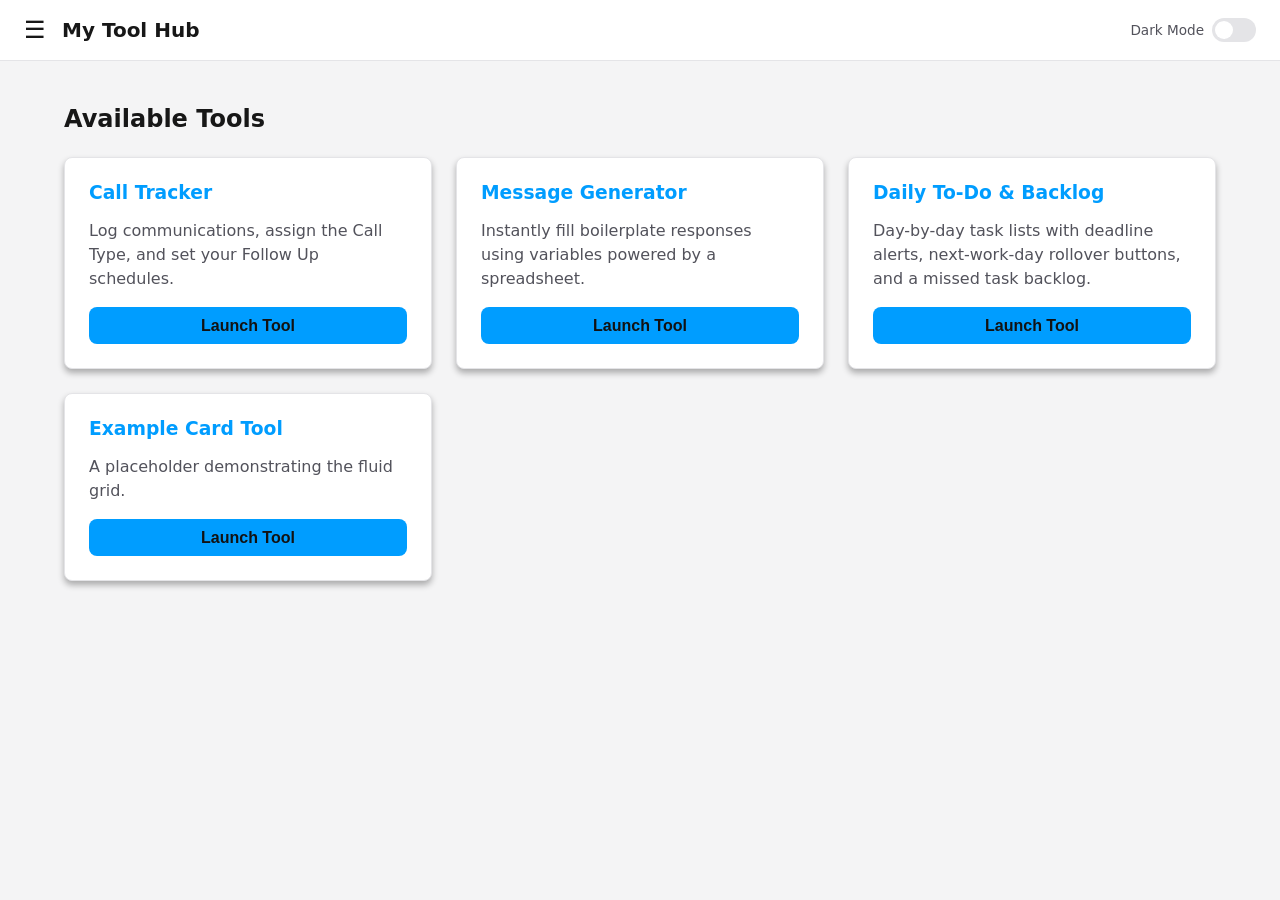
<file: index.html>
<!DOCTYPE html>
<html lang="en">
<head>
    <meta charset="UTF-8">
    <meta name="viewport" content="width=device-width, initial-scale=1.0">
    <title>Tool Hub</title>
    <link rel="icon" type="image/png" href="/favicon.ico">
    <link rel="stylesheet" href="style.css">
</head>
<body>

    <main class="tool-workspace">
        <h2 style="margin-bottom: var(--spacing-lg);">Available Tools</h2>
        
        <!-- The JS will inject the .panel cards into this grid -->
        <div id="tools-grid" class="fluid-grid"></div>
    </main>

    <script src="app.js"></script>
</body>
</html>
</file>
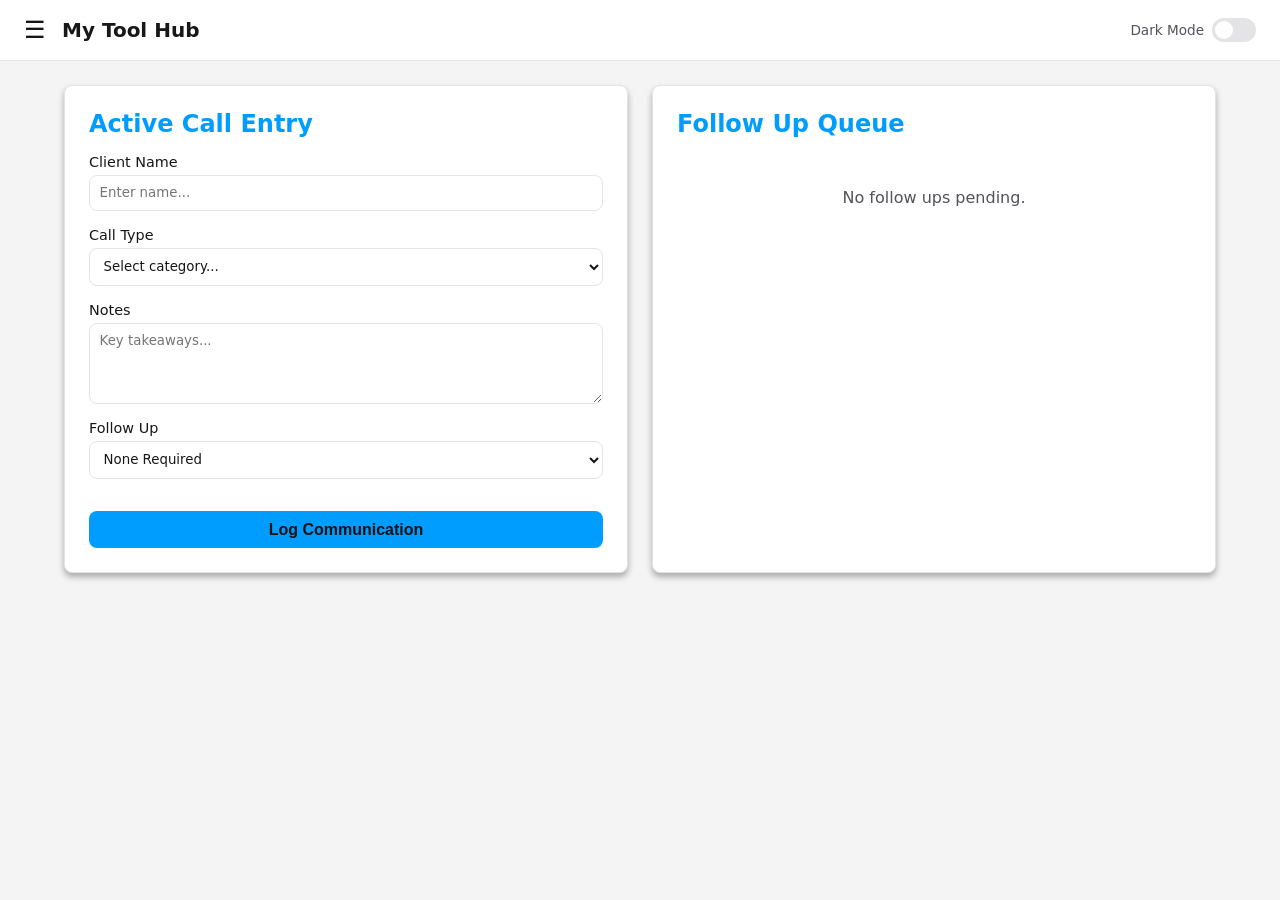
<file: call-tracker/index.html>
<!DOCTYPE html>
<html lang="en">
<head>
    <meta charset="UTF-8">
    <meta name="viewport" content="width=device-width, initial-scale=1.0">
    <title>Call Tracker</title>
    <link rel="stylesheet" href="../style.css">
</head>
<body>

    <main class="tool-workspace">
        <div class="fluid-grid">
            
            <div class="panel">
                <h2>Active Call Entry</h2>
                <form id="call-form">
                    
                    <div class="form-group">
                        <label for="client-name">Client Name</label>
                        <input type="text" id="client-name" required placeholder="Enter name...">
                    </div>

                    <div class="form-group">
                        <label for="call-type">Call Type</label>
                        <select id="call-type" required>
                            <option value="" disabled selected>Select category...</option>
                            <option value="Consultation">Consultation</option>
                            <option value="Support">Support Request</option>
                            <option value="Sales">Sales Inquiry</option>
                            <option value="Billing">Billing Issue</option>
                        </select>
                    </div>

                    <div class="form-group">
                        <label for="call-notes">Notes</label>
                        <textarea id="call-notes" rows="4" placeholder="Key takeaways..."></textarea>
                    </div>

                    <div class="form-group">
                        <label for="follow-up">Follow Up</label>
                        <select id="follow-up" required>
                            <option value="None">None Required</option>
                            <option value="EOD">End of Day</option>
                            <option value="Tomorrow">Tomorrow</option>
                            <option value="Next Week">Next Week</option>
                            <option value="Next Month">Next Month</option>
                        </select>
                    </div>

                    <button type="submit" class="btn" style="margin-top: 1rem;">Log Communication</button>
                </form>
            </div>

            <div class="panel">
                <h2>Follow Up Queue</h2>
                <div id="log-container" style="display: flex; flex-direction: column; gap: 1rem;">
                    <p style="text-align: center; margin-top: 2rem;">No follow ups pending.</p>
                </div>
            </div>

        </div>
    </main>

    <script src="../app.js"></script>
    <script src="script.js"></script>
</body>
</html>
</file>
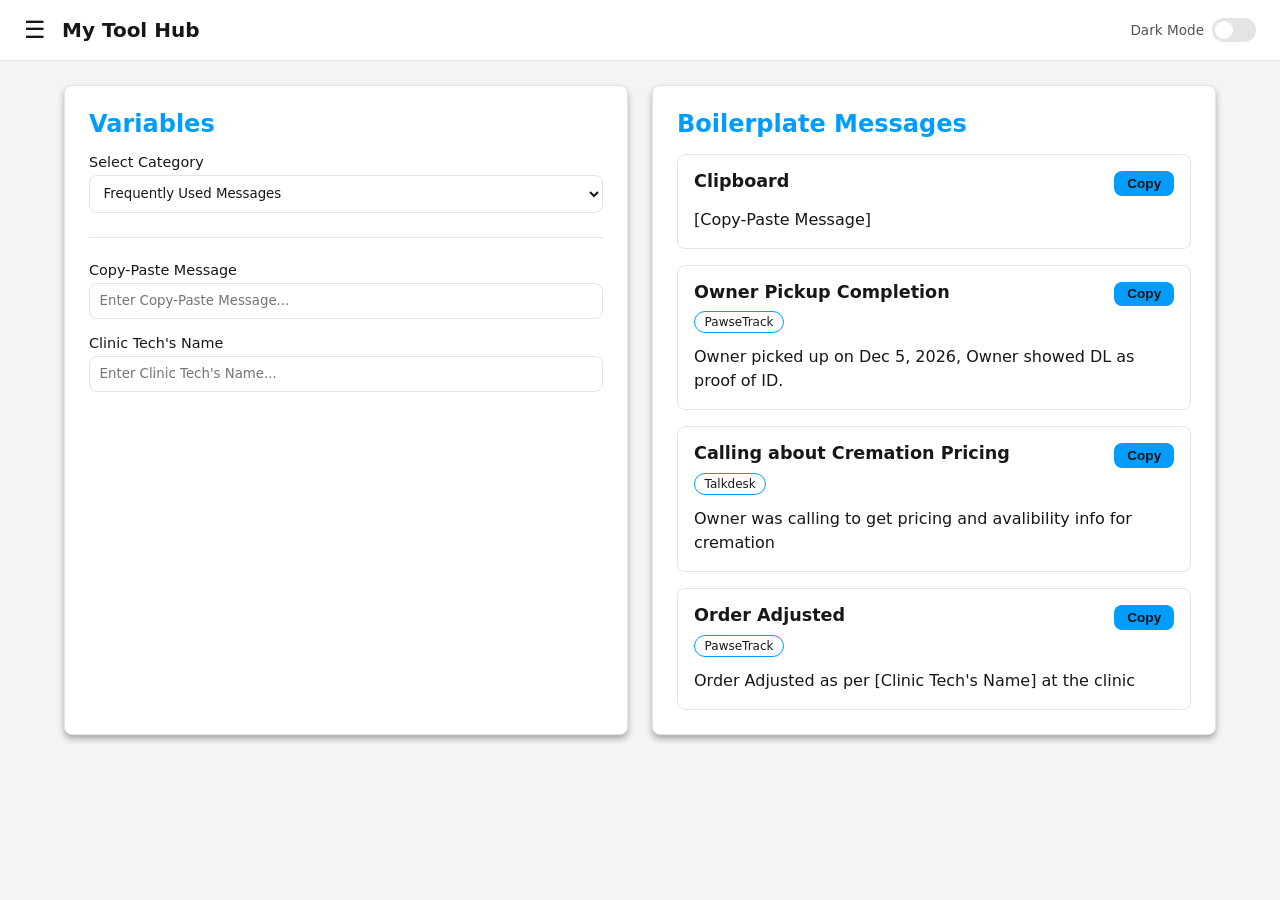
<file: message-generator/index.html>
<!DOCTYPE html>
<html lang="en">
<head>
    <meta charset="UTF-8">
    <meta name="viewport" content="width=device-width, initial-scale=1.0">
    <title>Message Generator</title>
    <link rel="stylesheet" href="../style.css">
</head>
<body>

    <main class="tool-workspace">
        <div class="fluid-grid">
            
            <!-- Left Side: Controls & Dynamic Inputs -->
            <div class="panel">
                <h2>Variables</h2>
                
                <!-- Category Selector -->
                <div class="form-group" style="margin-bottom: 1.5rem; padding-bottom: 1.5rem; border-bottom: 1px solid var(--border-color);">
                    <label for="template-selector">Select Category</label>
                    <select id="template-selector">
                        <option value="gen-msg.csv">Frequently Used Messages</option>
                        <option value="emr-calls.csv">Eternal Memories Required Calls</option>
                        <option value="carecenter-pickup.csv">Care Center Pick-ups</option>
                        <option value="lol-clinic-dropoff.csv">Lap of Love - Clinic Drop-offs</option>
                        <option value="txt-msg.csv">Common Text Messages</option>
                    </select>
                </div>

                <!-- Dynamic Variables Form -->
                <form id="variables-form">
                    <p style="color: var(--text-secondary); font-size: 0.9rem;">Loading variables...</p>
                </form>
            </div>

            <!-- Right Side: Generated Messages -->
            <div class="panel">
                <h2>Boilerplate Messages</h2>
                <div id="messages-container" style="display: flex; flex-direction: column; gap: 1rem;">
                    <!-- Messages will render here -->
                </div>
            </div>

        </div>
    </main>

    <script src="../app.js"></script>
    <script src="script.js"></script>
</body>
</html>
</file>
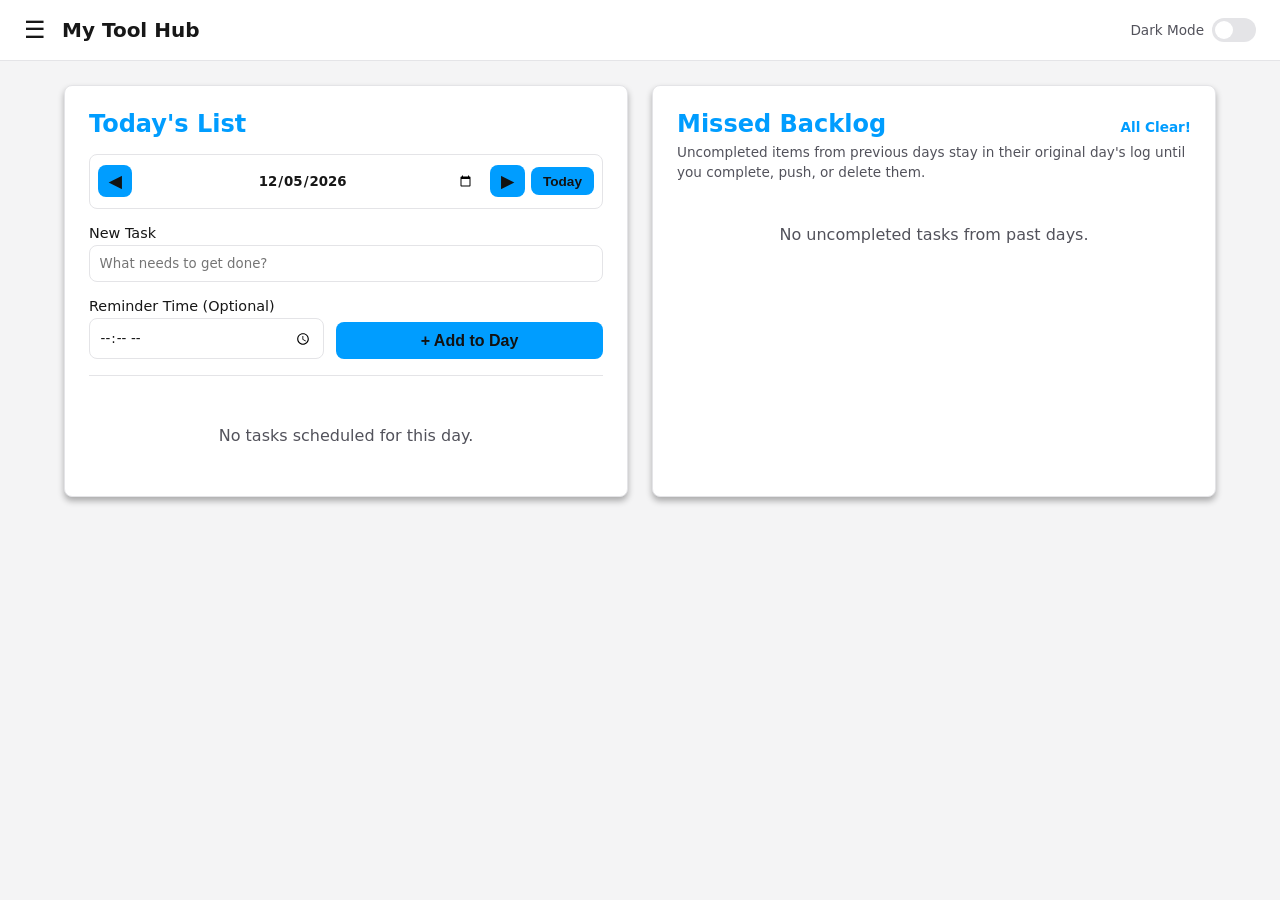
<file: todo-list/index.html>
<!DOCTYPE html>
<html lang="en">
<head>
    <meta charset="UTF-8">
    <meta name="viewport" content="width=device-width, initial-scale=1.0">
    <title>Daily To-Do & Backlog</title>
    <link rel="stylesheet" href="../style.css">
</head>
<body>

    <main class="tool-workspace">
        <div class="fluid-grid">
            
            <!-- Left / Top Panel: Active Date List & Task Creation -->
            <div class="panel">
                <div style="display: flex; justify-content: space-between; align-items: center; flex-wrap: wrap; gap: 0.5rem; margin-bottom: var(--spacing-md);">
                    <h2 id="view-date-title" style="margin: 0;">Today's List</h2>
                    <button id="notify-perm-btn" class="btn" style="width: auto; padding: 0.3rem 0.7rem; font-size: 0.8rem; display: none;">🔔 Enable Alerts</button>
                </div>

                <!-- Date Navigation Bar -->
                <div style="display: flex; gap: 0.4rem; align-items: center; margin-bottom: var(--spacing-md); background: var(--bg-input); padding: 0.5rem; border-radius: var(--radius); border: 1px solid var(--border-color);">
                    <button type="button" id="prev-day-btn" class="btn" style="width: auto; padding: 0.4rem 0.7rem;" title="Previous Day">◀</button>
                    <input type="date" id="date-picker" style="flex: 1; border: none; background: transparent; text-align: center; font-weight: 600; cursor: pointer;">
                    <button type="button" id="next-day-btn" class="btn" style="width: auto; padding: 0.4rem 0.7rem;" title="Next Day">▶</button>
                    <button type="button" id="today-btn" class="btn" style="width: auto; padding: 0.4rem 0.75rem; font-size: 0.85rem;">Today</button>
                </div>

                <!-- Add New Task Form -->
                <form id="todo-form" style="margin-bottom: var(--spacing-lg); padding-bottom: var(--spacing-md); border-bottom: 1px solid var(--border-color);">
                    <div class="form-group">
                        <label for="task-text">New Task</label>
                        <input type="text" id="task-text" required placeholder="What needs to get done?">
                    </div>

                    <div style="display: flex; gap: 0.75rem; align-items: flex-end; flex-wrap: wrap;">
                        <div class="form-group" style="flex: 1; min-width: 140px; margin-bottom: 0;">
                            <label for="task-time">Reminder Time (Optional)</label>
                            <input type="time" id="task-time">
                        </div>
                        <button type="submit" class="btn" style="flex: 1; min-width: 140px;">+ Add to Day</button>
                    </div>
                </form>

                <!-- Active Date Tasks Container -->
                <div id="daily-tasks-container" style="display: flex; flex-direction: column; gap: 0.75rem;"></div>
            </div>

            <!-- Right / Bottom Panel: Missed & Uncompleted Backlog -->
            <div class="panel">
                <div style="display: flex; justify-content: space-between; align-items: baseline; margin-bottom: 0.25rem;">
                    <h2 style="margin: 0;">Missed Backlog</h2>
                    <span id="backlog-count" style="font-size: 0.85rem; font-weight: 600; color: var(--brand-primary);"></span>
                </div>
                <p style="font-size: 0.85rem; margin-top: 0; margin-bottom: var(--spacing-md);">
                    Uncompleted items from previous days stay in their original day's log until you complete, push, or delete them.
                </p>
                
                <div id="backlog-container" style="display: flex; flex-direction: column; gap: 1.25rem;"></div>
            </div>

        </div>
    </main>

    <script src="../app.js"></script>
    <script src="script.js"></script>
</body>
</html>
</file>
<file: style.css>
/* --- 1. DESIGN TOKENS (Variables) --- */
:root {
    /* Light Mode (Default) */
    --bg-base: #f4f4f5;
    --bg-surface: #ffffff;
    --bg-input: #ffffff;
    
    --brand-primary: #009dff; /* Slightly darker purple for light mode contrast */
    --brand-hover: #008ee6;
    
    --text-primary: #171717;
    --text-secondary: #52525b;
    --border-color: #e4e4e7;

    /* Sizing (Remains the same) */
    --radius: 8px;
    --spacing-sm: 0.5rem;
    --spacing-md: 1rem;
    --spacing-lg: 1.5rem;
}

/* Dark Mode Override */
[data-theme="dark"] {
    --bg-base: #121212;
    --bg-surface: #1e1e1e;
    --bg-input: #2d2d2d;
    
    --brand-primary: #1b69b1; 
    --brand-hover: #175b9b;
    
    --text-primary: #e0e0e0;
    --text-secondary: #a0a0a0;
    --border-color: #333333;
}

/* --- 2. BASE STYLES --- */
body {
    margin: 0;
    font-family: system-ui, -apple-system, sans-serif;
    background-color: var(--bg-base);
    color: var(--text-primary);
    display: flex;
    flex-direction: column;
    min-height: 100vh;
}

/* --- 3. LAYOUT & RESIZING --- */
.tool-workspace {
    width: 100%;
    max-width: 1200px;
    margin: 0 auto;
    padding: var(--spacing-lg);
    box-sizing: border-box;
    flex: 1;
}

/* Items stay side-by-side until they have < 300px, then they stack */
.fluid-grid {
    display: grid;
    grid-template-columns: repeat(auto-fit, minmax(300px, 1fr));
    gap: var(--spacing-lg);
}

/* --- 4. UI COMPONENTS --- */
/* Card Elements */
.panel {
    background-color: var(--bg-surface);
    border-radius: var(--radius);
    padding: var(--spacing-lg);
    box-shadow: 0 4px 6px rgba(0,0,0,0.3);
    border: 1px solid var(--border-color);
}

.panel h2, .panel h3 {
    margin-top: 0;
    margin-bottom: var(--spacing-md);
    color: var(--brand-primary);
}

/* Typography */
p {
    color: var(--text-secondary);
    line-height: 1.5;
}

/* Form Groups & Inputs */
.form-group {
    display: flex;
    flex-direction: column;
    gap: 0.3rem;
    margin-bottom: var(--spacing-md);
}

label {
    font-size: 0.9rem;
    font-weight: 500;
    color: var(--text-primary);
}

input, select, textarea {
    width: 100%;
    padding: 0.6rem;
    background-color: var(--bg-input);
    color: var(--text-primary);
    border: 1px solid var(--border-color);
    border-radius: var(--radius);
    box-sizing: border-box;
    font-family: inherit;
}

input:focus, select:focus, textarea:focus {
    outline: none;
    border-color: var(--brand-primary);
}

/* Buttons */
.btn {
    background-color: var(--brand-primary);
    color: #121212;
    border: none;
    padding: 0.6rem var(--spacing-md);
    border-radius: var(--radius);
    cursor: pointer;
    font-weight: 600;
    width: 100%;
    font-size: 1rem;
    transition: background-color 0.2s;
}

.btn:hover {
    background-color: var(--brand-hover);
}

/* Specific Header Styles */
#global-header {
    background-color: var(--bg-surface);
    padding: 1rem var(--spacing-lg);
    display: flex;
    align-items: center;
    border-bottom: 1px solid var(--border-color);
}

.hamburger {
    cursor: pointer;
    font-size: 1.5rem;
    margin-right: 1rem;
    background: none;
    border: none;
    color: var(--text-primary);
    padding: 0;
}

#global-header h1 {
    margin: 0;
    font-size: 1.25rem;
    font-weight: 600;
}

/* --- 5. THEME SWITCH --- */
.theme-switch-wrapper {
    margin-left: auto; /* Pushes it to the right of the header */
    display: flex;
    align-items: center;
    gap: 0.5rem;
}

.theme-switch-label {
    font-size: 0.85rem;
    font-weight: 500;
    color: var(--text-secondary);
}

.theme-switch {
    position: relative;
    display: inline-block;
    width: 44px;
    height: 24px;
}

.theme-switch input {
    opacity: 0;
    width: 0;
    height: 0;
}

.slider {
    position: absolute;
    cursor: pointer;
    top: 0;
    left: 0;
    right: 0;
    bottom: 0;
    background-color: var(--border-color); /* Grey when off/light mode */
    transition: 0.3s;
    border-radius: 24px;
}

.slider:before {
    position: absolute;
    content: "";
    height: 18px;
    width: 18px;
    left: 3px;
    bottom: 3px;
    background-color: white;
    transition: 0.3s;
    border-radius: 50%;
}

/* Checked state (Dark Mode Active) */
input:checked + .slider {
    background-color: var(--brand-primary);
}

input:checked + .slider:before {
    transform: translateX(20px);
}
</file>
